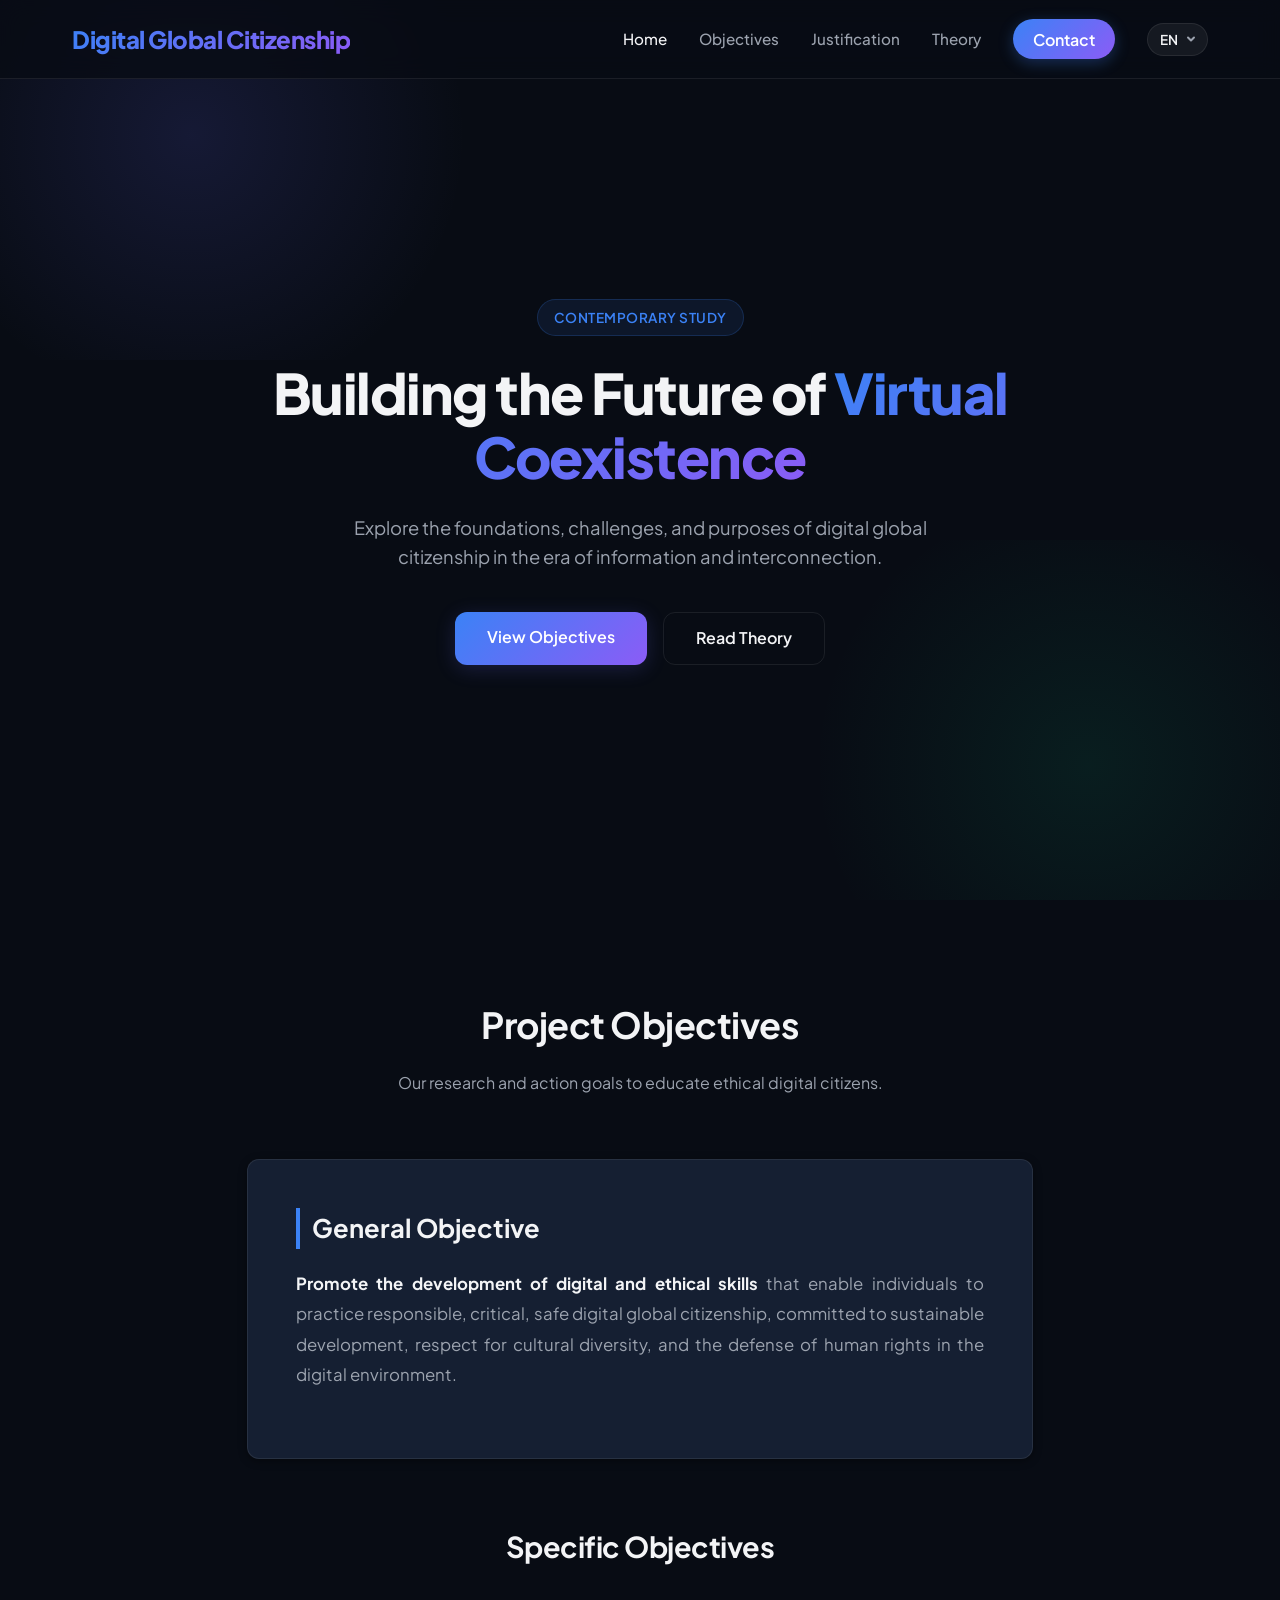
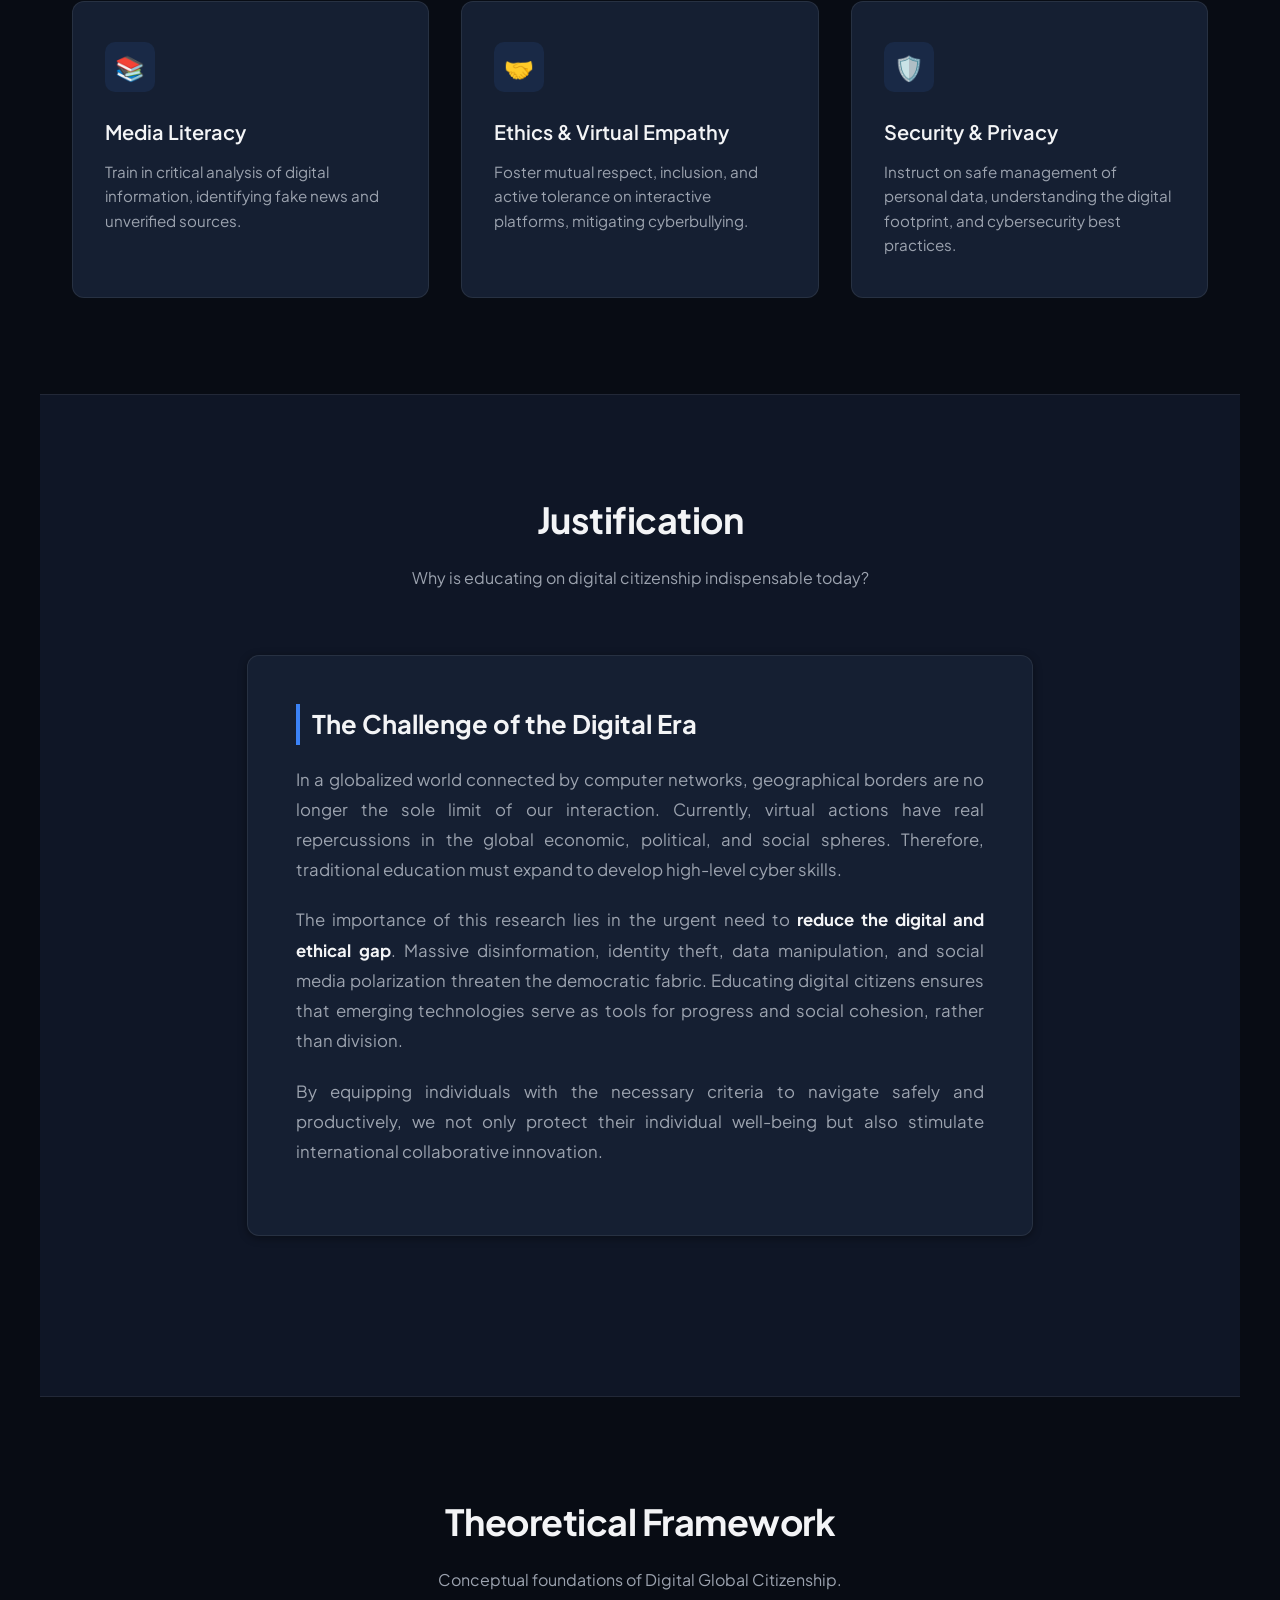
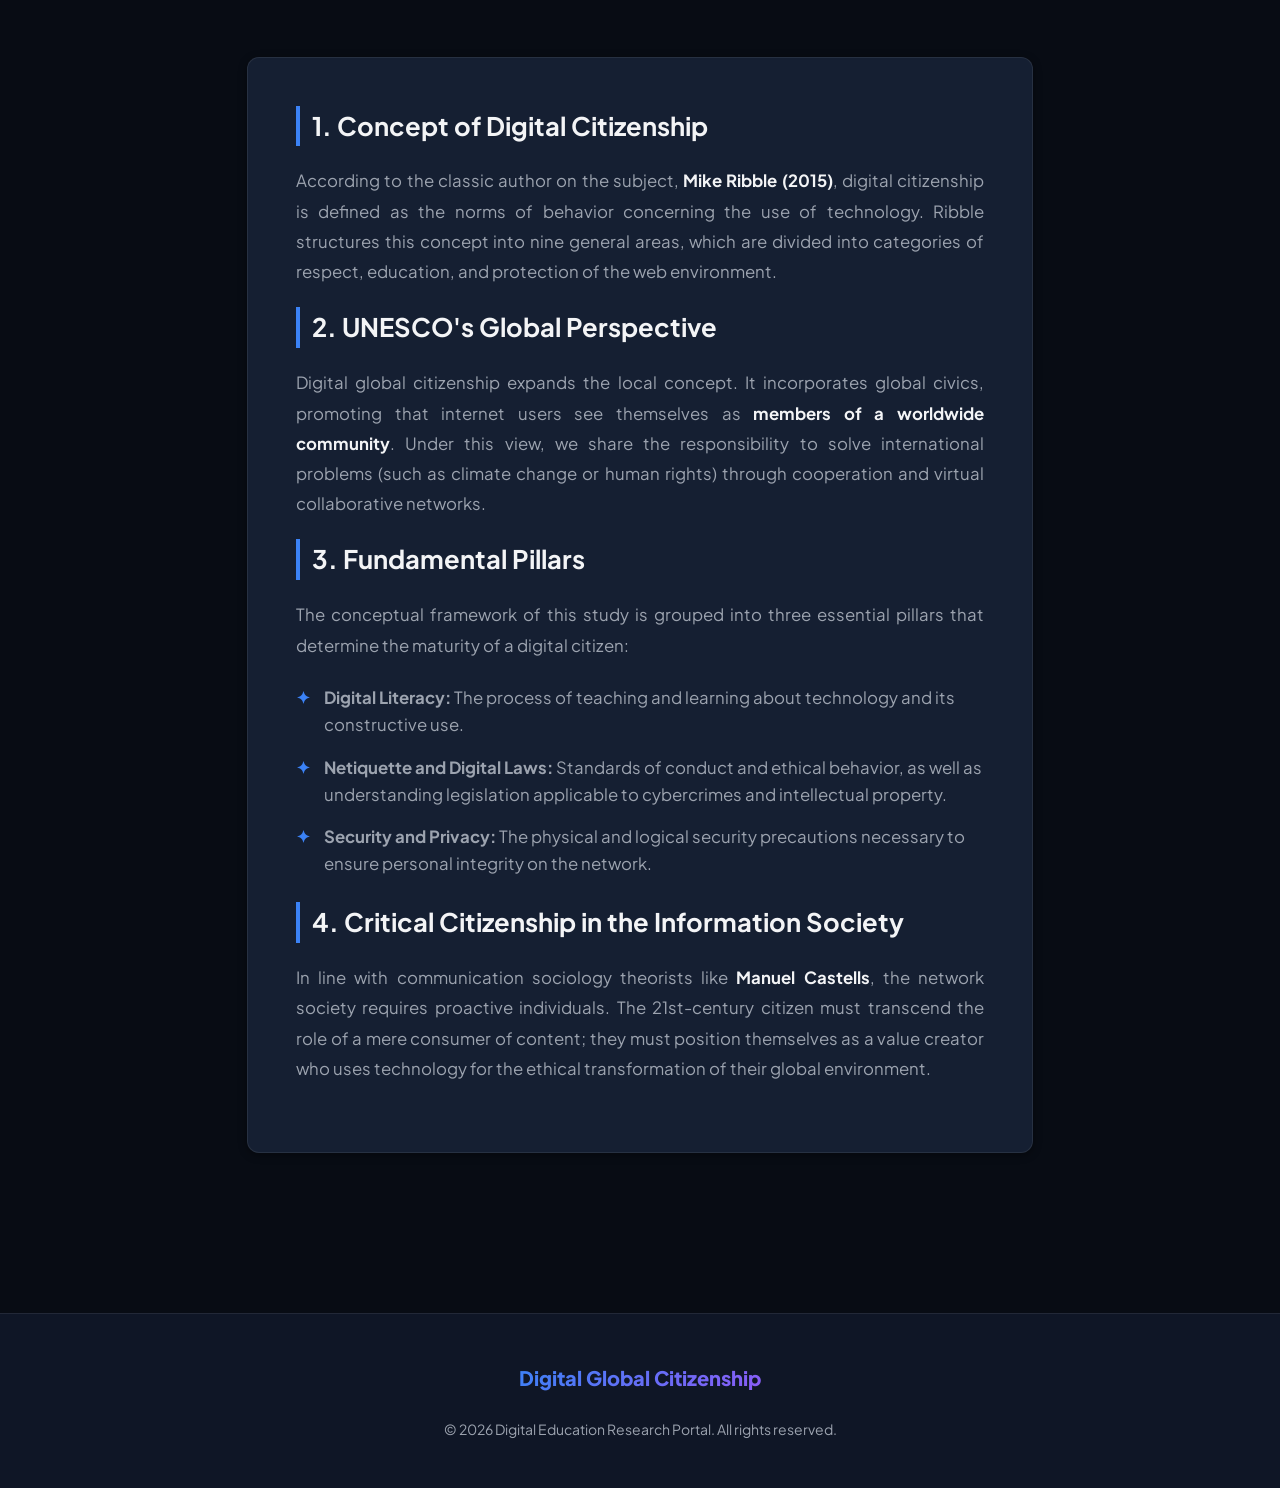
<file: index.html>
<!DOCTYPE html>
<html lang="es">
<head>
    <meta charset="UTF-8">
    <meta name="viewport" content="width=device-width, initial-scale=1.0">
    <meta name="description" content="Portal educativo e investigativo sobre la Ciudadanía Global Digital. Objetivos, justificación y marco teórico.">
    <title>Ciudadanía Global Digital - Investigación y Educación</title>
    <link rel="stylesheet" href="estilos/estilos.css">
    <script src="js/traduccion.js" defer></script>
</head>
<body>

    <!-- Header & Navigation -->
    <header>
        <div class="nav-container">
            <div class="logo" id="header-logo" data-i18n="header-logo">Ciudadanía Global Digital</div>
            <ul class="nav-menu">
                <li><a href="#" class="nav-link active" data-i18n="nav-home">Inicio</a></li>
                <li><a href="#objetivos" class="nav-link" data-i18n="nav-objectives">Objetivos</a></li>
                <li><a href="#justificacion" class="nav-link" data-i18n="nav-justification">Justificación</a></li>
                <li><a href="#marco-teorico" class="nav-link" data-i18n="nav-theory">Marco Teórico</a></li>
                <li><a href="paginas/contacto.html" class="nav-btn" id="nav-contact-btn" data-i18n="nav-contact">Contacto</a></li>
                <li class="lang-selector-container">
                    <select class="lang-selector" onchange="setLanguage(this.value)" aria-label="Seleccionar idioma">
                        <option value="es">ES</option>
                        <option value="en">EN</option>
                        <option value="it">IT</option>
                    </select>
                </li>
            </ul>
        </div>
    </header>

    <!-- Hero Section -->
    <section class="hero">
        <div class="hero-content">
            <span class="hero-badge" data-i18n="hero-badge">Estudio Contemporáneo</span>
            <h1 class="hero-title" id="main-title" data-i18n="hero-title">Construyendo el Futuro de la <span>Convivencia Virtual</span></h1>
            <p class="hero-description" data-i18n="hero-description">Explora los fundamentos, desafíos y propósitos de la ciudadanía global digital en la era de la información e interconexión.</p>
            <div class="hero-actions">
                <a href="#objetivos" class="btn btn-primary" id="hero-primary-btn" data-i18n="hero-primary-btn">Ver Objetivos</a>
                <a href="#marco-teorico" class="btn btn-outline" id="hero-secondary-btn" data-i18n="hero-secondary-btn">Leer Marco Teórico</a>
            </div>
        </div>
    </section>

    <!-- Objetivos Section -->
    <section class="services" id="objetivos">
        <div class="section-header">
            <h2 class="section-title" data-i18n="obj-title">Objetivos del Proyecto</h2>
            <p class="section-subtitle" data-i18n="obj-subtitle">Nuestras metas de investigación y acción para formar ciudadanos digitales éticos.</p>
        </div>

        <!-- Objetivo General in a highlighted container -->
        <div class="section-content">
            <div class="text-block" id="general-objective-block">
                <h3 data-i18n="obj-gen-title">Objetivo General</h3>
                <p data-i18n="obj-gen-desc"><strong>Promover el desarrollo de competencias digitales y éticas</strong> que permitan a las personas ejercer una ciudadanía global digital responsable, crítica, segura y comprometida con el desarrollo sostenible, el respeto a la diversidad cultural y la defensa de los derechos humanos en el entorno digital.</p>
            </div>
        </div>

        <!-- Objetivos Específicos using the Card Grid -->
        <div class="section-header" style="margin-top: 4rem; margin-bottom: 2rem;">
            <h3 class="section-title" style="font-size: 1.8rem;" data-i18n="obj-spec-title">Objetivos Específicos</h3>
        </div>
        <div class="grid">
            <!-- Card 1 -->
            <div class="card" id="card-obj-1">
                <div class="card-icon">📚</div>
                <h3 class="card-title" data-i18n="card1-title">Alfabetización Mediática</h3>
                <p class="card-description" data-i18n="card1-desc">Capacitar en el análisis crítico frente a la información digital, identificando noticias falsas (fake news) y fuentes no verificadas.</p>
            </div>
            <!-- Card 2 -->
            <div class="card" id="card-obj-2">
                <div class="card-icon">🤝</div>
                <h3 class="card-title" data-i18n="card2-title">Ética y Empatía Virtual</h3>
                <p class="card-description" data-i18n="card2-desc">Fomentar el respeto mutuo, la inclusión y la tolerancia activa en plataformas interactivas, mitigando el ciberacoso.</p>
            </div>
            <!-- Card 3 -->
            <div class="card" id="card-obj-3">
                <div class="card-icon">🛡️</div>
                <h3 class="card-title" data-i18n="card3-title">Seguridad y Privacidad</h3>
                <p class="card-description" data-i18n="card3-desc">Instruir sobre la gestión segura de datos personales, el entendimiento de la huella digital y buenas prácticas de ciberseguridad.</p>
            </div>
        </div>
    </section>

    <!-- Justificación Section -->
    <section class="services" id="justificacion" style="background: var(--bg-secondary); border-top: 1px solid var(--border-color); border-bottom: 1px solid var(--border-color);">
        <div class="section-header">
            <h2 class="section-title" data-i18n="just-title">Justificación</h2>
            <p class="section-subtitle" data-i18n="just-subtitle">¿Por qué es indispensable educar en ciudadanía digital hoy en día?</p>
        </div>
        
        <div class="section-content">
            <div class="text-block" id="justificacion-block">
                <h3 data-i18n="just-heading">El Desafío de la Era Digital</h3>
                <p data-i18n="just-p1">En un mundo globalizado y conectado por redes informáticas, las fronteras geográficas han dejado de ser el único límite de nuestra interacción. Actualmente, las acciones virtuales tienen repercusiones reales en el ámbito económico, político y social global. Por ello, la educación tradicional debe expandirse hacia la formación de competencias cibernéticas de alto nivel.</p>
                <p data-i18n="just-p2">La importancia de esta investigación radica en la urgente necesidad de <strong>reducir la brecha digital y ética</strong>. La desinformación masiva, el robo de identidad, la manipulación de datos y la polarización en redes sociales amenazan el tejido democrático. Formar ciudadanos digitales garantiza que las tecnologías emergentes sirvan como herramientas de progreso y cohesión social, en lugar de división.</p>
                <p data-i18n="just-p3">Al dotar a las personas con el criterio necesario para navegar de forma segura y productiva, no solo protegemos su bienestar individual, sino que también estimulamos la innovación colaborativa internacional.</p>
            </div>
        </div>
    </section>

    <!-- Marco Teórico Section -->
    <section class="services" id="marco-teorico">
        <div class="section-header">
            <h2 class="section-title" data-i18n="theory-title">Marco Teórico</h2>
            <p class="section-subtitle" data-i18n="theory-subtitle">Fundamentos conceptuales de la Ciudadanía Global Digital.</p>
        </div>
        
        <div class="section-content">
            <div class="text-block" id="marco-teorico-block">
                <h3 data-i18n="theory-t1">1. Concepto de Ciudadanía Digital</h3>
                <p data-i18n="theory-p1">Según el autor clásico en la materia, <strong>Mike Ribble (2015)</strong>, la ciudadanía digital se define como las normas de comportamiento que conciernen al uso de la tecnología. Ribble estructura este concepto en nueve áreas generales, las cuales se dividen en categorías de respeto, educación y protección del entorno web.</p>
                
                <h3 data-i18n="theory-t2">2. La Perspectiva Global de la UNESCO</h3>
                <p data-i18n="theory-p2">La ciudadanía global digital expande el concepto local. Incorpora el civismo global, promoviendo que los usuarios de internet se asuman como <strong>miembros de una comunidad mundial</strong>. Bajo esta mirada, compartimos la responsabilidad de resolver problemas de carácter internacional (como el cambio climático o los derechos humanos) mediante la cooperación y redes virtuales de colaboración.</p>

                <h3 data-i18n="theory-t3">3. Pilares Fundamentales</h3>
                <p data-i18n="theory-p3">El marco conceptual de este estudio se agrupa en tres pilares esenciales que determinan la madurez de un ciudadano digital:</p>
                <ul class="list-styled">
                    <li data-i18n="pilar1"><strong>Alfabetización Digital:</strong> El proceso de enseñanza y aprendizaje acerca de la tecnología y su utilización de forma constructiva.</li>
                    <li data-i18n="pilar2"><strong>Netiqueta y Leyes Digitales:</strong> Los estándares de conducta y comportamiento ético, así como la comprensión de la legislación aplicable a delitos cibernéticos y propiedad intelectual.</li>
                    <li data-i18n="pilar3"><strong>Seguridad y Privacidad:</strong> Las precauciones de seguridad física y lógica necesarias para garantizar la integridad personal en la red.</li>
                </ul>

                <h3 data-i18n="theory-t4">4. Ciudadanía Crítica en la Sociedad de la Información</h3>
                <p data-i18n="theory-p4">En consonancia con teóricos de la sociología de la comunicación como <strong>Manuel Castells</strong>, la sociedad red requiere de individuos proactivos. El ciudadano del siglo XXI debe trascender el rol de mero consumidor de contenidos; debe posicionarse como un creador de valor que utiliza la tecnología para la transformación ética de su entorno global.</p>
            </div>
        </div>
    </section>

    <!-- Footer -->
    <footer>
        <div class="footer-content">
            <div class="footer-logo" id="footer-logo" data-i18n="header-logo">Ciudadanía Global Digital</div>
            <p class="footer-text" data-i18n="footer-text">© 2026 Portal de Investigación en Educación Digital. Todos los derechos reservados.</p>
        </div>
    </footer>

</body>
</html>
</file>
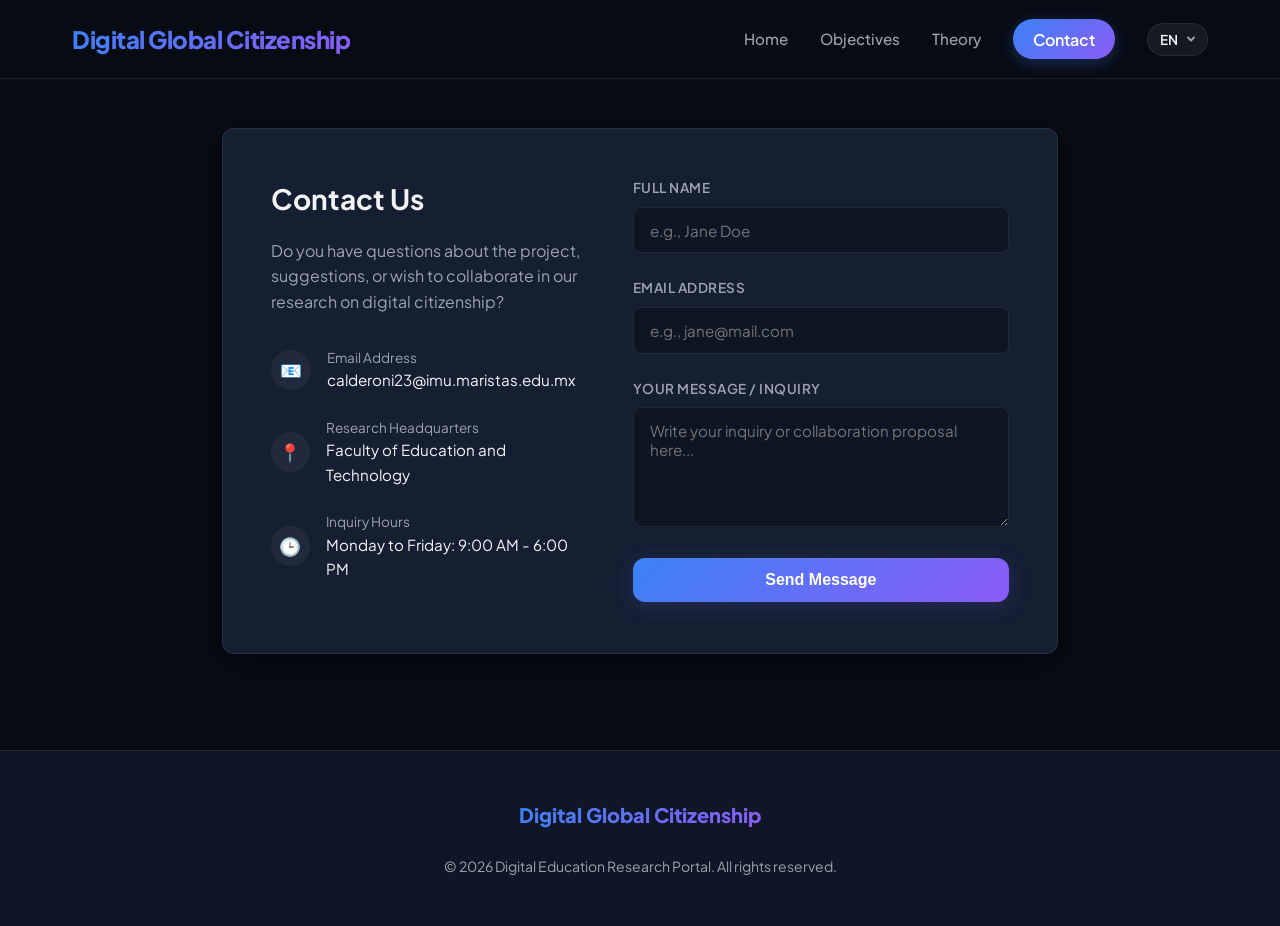
<file: paginas/contacto.html>
<!DOCTYPE html>
<html lang="es">
<head>
    <meta charset="UTF-8">
    <meta name="viewport" content="width=device-width, initial-scale=1.0">
    <meta name="description" content="Ponte en contacto con el equipo de investigación del portal de Ciudadanía Global Digital.">
    <title>Contacto - Ciudadanía Global Digital</title>
    <link rel="stylesheet" href="../estilos/estilos.css">
    <script src="../js/traduccion.js" defer></script>
</head>
<body>

    <!-- Header & Navigation -->
    <header>
        <div class="nav-container">
            <div class="logo" id="header-logo" data-i18n="header-logo">Ciudadanía Global Digital</div>
            <ul class="nav-menu">
                <li><a href="../index.html" class="nav-link" data-i18n="nav-home">Inicio</a></li>
                <li><a href="../index.html#objetivos" class="nav-link" data-i18n="nav-objectives">Objetivos</a></li>
                <li><a href="../index.html#marco-teorico" class="nav-link" data-i18n="nav-theory">Marco Teórico</a></li>
                <li><a href="#" class="nav-btn active" id="nav-contact-btn" data-i18n="nav-contact">Contacto</a></li>
                <li class="lang-selector-container">
                    <select class="lang-selector" onchange="setLanguage(this.value)" aria-label="Select language">
                        <option value="es">ES</option>
                        <option value="en">EN</option>
                        <option value="it">IT</option>
                    </select>
                </li>
            </ul>
        </div>
    </header>

    <!-- Contact Section -->
    <main class="contact-container">
        <div class="contact-wrapper">
            <!-- Contact Info -->
            <div class="contact-info">
                <h2 id="contact-heading" data-i18n="contact-heading">Contacto</h2>
                <p data-i18n="contact-sub">¿Tienes dudas sobre el proyecto, sugerencias o deseas colaborar en nuestra investigación sobre ciudadanía digital?</p>
                
                <div class="info-item">
                    <div class="info-icon">📧</div>
                    <div class="info-text">
                        <span data-i18n="contact-email-span">Correo Electrónico</span>
                        calderoni23@imu.maristas.edu.mx
                    </div>
                </div>

                <div class="info-item">
                    <div class="info-icon">📍</div>
                    <div class="info-text">
                        <span data-i18n="contact-loc-span">Sede de Investigación</span>
                        <div style="display:inline;" data-i18n="contact-loc-val">Instituto Morelos Uruapán</div>
                    </div>
                </div>

                <div class="info-item">
                    <div class="info-icon">🕒</div>
                    <div class="info-text">
                        <span data-i18n="contact-hours-span">Horario de Consultas</span>
                        <div style="display:inline;" data-i18n="contact-hours-val">Lunes a Viernes: 9:00 p.m. - 10:00 a.m.</div>
                    </div>
                </div>
            </div>

            <!-- Contact Form -->
            <div class="contact-form-container">
                <div class="alert" id="success-alert" data-i18n="alert-success">
                    ✓ ¡Mensaje enviado con éxito! Nos comunicaremos contigo pronto.
                </div>

                <form id="contact-form" onsubmit="handleFormSubmit(event)">
                    <div class="form-group">
                        <label for="name-input" class="form-label" data-i18n="label-name">Nombre Completo</label>
                        <input type="text" id="name-input" class="form-control" data-i18n="placeholder-name" placeholder="Ej. Ana Gómez" required>
                    </div>

                    <div class="form-group">
                        <label for="email-input" class="form-label" data-i18n="label-email">Correo Electrónico</label>
                        <input type="email" id="email-input" class="form-control" data-i18n="placeholder-email" placeholder="Ej. ana@correo.com" required>
                    </div>

                    <div class="form-group">
                        <label for="message-input" class="form-label" data-i18n="label-msg">Tu Mensaje / Consulta</label>
                        <textarea id="message-input" class="form-control" data-i18n="placeholder-msg" placeholder="Escribe aquí tu consulta o propuesta de colaboración..." required></textarea>
                    </div>

                    <button type="submit" class="btn btn-primary" style="width: 100%;" id="form-submit-btn" data-i18n="btn-submit">Enviar Mensaje</button>
                </form>
            </div>
        </div>
    </main>

    <!-- Footer -->
    <footer>
        <div class="footer-content">
            <div class="footer-logo" id="footer-logo" data-i18n="header-logo">Ciudadanía Global Digital</div>
            <p class="footer-text" data-i18n="footer-text">© 2026 Portal de Investigación en Educación Digital. Todos los derechos reservados.</p>
        </div>
    </footer>

    <!-- Form Logic -->
    <script>
        function handleFormSubmit(event) {
            event.preventDefault();
            
            // Get form and inputs
            const form = document.getElementById('contact-form');
            const alert = document.getElementById('success-alert');
            
            // Show alert
            alert.style.display = 'block';
            
            // Clear inputs
            form.reset();

            // Hide alert after 5 seconds
            setTimeout(() => {
                alert.style.display = 'none';
            }, 5000);
        }
    </script>
</body>
</html>
</file>
<file: estilos/estilos.css>
/* Modern Professional Design System */
@import url('https://fonts.googleapis.com/css2?family=Plus+Jakarta+Sans:wght@300;400;500;600;700;800&display=swap');

:root {
    --bg-primary: #080C14;
    --bg-secondary: #0F1626;
    --bg-card: #151F32;
    --primary: #3B82F6;
    --primary-hover: #2563EB;
    --secondary: #8B5CF6;
    --accent: #10B981;
    --text-main: #F3F4F6;
    --text-muted: #9CA3AF;
    --text-dark: #4B5563;
    --border-color: rgba(255, 255, 255, 0.08);
    --border-hover: rgba(255, 255, 255, 0.15);
    --font-family: 'Plus Jakarta Sans', -apple-system, BlinkMacSystemFont, "Segoe UI", Roboto, sans-serif;
    --shadow-sm: 0 2px 8px rgba(0, 0, 0, 0.4);
    --shadow-md: 0 8px 30px rgba(0, 0, 0, 0.5);
    --transition: all 0.3s cubic-bezier(0.4, 0, 0.2, 1);
    --border-radius: 12px;
}

/* Base Styles */
* {
    margin: 0;
    padding: 0;
    box-sizing: border-box;
}

body {
    background-color: var(--bg-primary);
    color: var(--text-main);
    font-family: var(--font-family);
    line-height: 1.6;
    overflow-x: hidden;
}

a {
    color: inherit;
    text-decoration: none;
    transition: var(--transition);
}

/* Header & Navigation */
header {
    background: rgba(8, 12, 20, 0.8);
    backdrop-filter: blur(12px);
    -webkit-backdrop-filter: blur(12px);
    border-bottom: 1px solid var(--border-color);
    position: fixed;
    width: 100%;
    top: 0;
    z-index: 1000;
}

.nav-container {
    max-width: 1200px;
    margin: 0 auto;
    display: flex;
    justify-content: flex-end;
    align-items: center;
    padding: 1.25rem 2rem;
}

.logo {
    font-weight: 800;
    font-size: 1.5rem;
    background: linear-gradient(135deg, var(--primary), var(--secondary));
    -webkit-background-clip: text;
    -webkit-text-fill-color: transparent;
    margin-right: auto;
    letter-spacing: -0.5px;
}

.nav-menu {
    display: flex;
    gap: 2rem;
    list-style: none;
    align-items: center;
}

.nav-link {
    font-weight: 500;
    font-size: 0.95rem;
    color: var(--text-muted);
}

.nav-link:hover, .nav-link.active {
    color: var(--text-main);
}

.nav-btn {
    background: linear-gradient(135deg, var(--primary), var(--secondary));
    color: #fff;
    padding: 0.6rem 1.25rem;
    border-radius: 30px;
    font-weight: 600;
    box-shadow: 0 4px 15px rgba(59, 130, 246, 0.3);
}

.nav-btn:hover {
    transform: translateY(-2px);
    box-shadow: 0 6px 20px rgba(59, 130, 246, 0.4);
}

/* Hero Section */
.hero {
    min-height: 100vh;
    display: flex;
    align-items: center;
    justify-content: center;
    padding: 8rem 2rem 4rem 2rem;
    position: relative;
    overflow: hidden;
}

.hero::before {
    content: '';
    position: absolute;
    top: -10%;
    left: -10%;
    width: 50%;
    height: 50%;
    background: radial-gradient(circle, rgba(99, 102, 241, 0.15) 0%, transparent 70%);
    z-index: 1;
}

.hero::after {
    content: '';
    position: absolute;
    bottom: -10%;
    right: -10%;
    width: 50%;
    height: 50%;
    background: radial-gradient(circle, rgba(16, 185, 129, 0.1) 0%, transparent 70%);
    z-index: 1;
}

.hero-content {
    max-width: 800px;
    text-align: center;
    position: relative;
    z-index: 2;
}

.hero-badge {
    background: rgba(59, 130, 246, 0.1);
    border: 1px solid rgba(59, 130, 246, 0.2);
    color: var(--primary);
    padding: 0.4rem 1rem;
    border-radius: 30px;
    font-size: 0.85rem;
    font-weight: 600;
    display: inline-block;
    margin-bottom: 1.5rem;
    letter-spacing: 0.5px;
    text-transform: uppercase;
}

.hero-title {
    font-size: 3.5rem;
    font-weight: 800;
    line-height: 1.15;
    margin-bottom: 1.5rem;
    letter-spacing: -1.5px;
}

@media (max-width: 768px) {
    .hero-title {
        font-size: 2.5rem;
    }
}

.hero-title span {
    background: linear-gradient(135deg, var(--primary), var(--secondary));
    -webkit-background-clip: text;
    -webkit-text-fill-color: transparent;
}

.hero-description {
    font-size: 1.15rem;
    color: var(--text-muted);
    margin-bottom: 2.5rem;
    max-width: 600px;
    margin-left: auto;
    margin-right: auto;
}

.hero-actions {
    display: flex;
    gap: 1rem;
    justify-content: center;
}

/* Buttons */
.btn {
    display: inline-block;
    padding: 0.8rem 2rem;
    border-radius: var(--border-radius);
    font-weight: 600;
    font-size: 1rem;
    cursor: pointer;
    border: none;
    transition: var(--transition);
}

.btn-primary {
    background: linear-gradient(135deg, var(--primary), var(--secondary));
    color: #fff;
    box-shadow: 0 4px 20px rgba(99, 102, 241, 0.2);
}

.btn-primary:hover {
    transform: translateY(-2px);
    box-shadow: 0 6px 25px rgba(99, 102, 241, 0.35);
}

.btn-outline {
    background: transparent;
    border: 1px solid var(--border-color);
    color: var(--text-main);
}

.btn-outline:hover {
    background: rgba(255, 255, 255, 0.03);
    border-color: var(--border-hover);
    transform: translateY(-2px);
}

/* Features/Services Section */
.services {
    max-width: 1200px;
    margin: 0 auto;
    padding: 6rem 2rem;
}

.section-header {
    text-align: center;
    margin-bottom: 4rem;
}

.section-title {
    font-size: 2.25rem;
    font-weight: 700;
    margin-bottom: 1rem;
    letter-spacing: -0.5px;
}

.section-subtitle {
    color: var(--text-muted);
    max-width: 500px;
    margin: 0 auto;
}

.grid {
    display: grid;
    grid-template-columns: repeat(auto-fit, minmax(300px, 1fr));
    gap: 2rem;
}

.card {
    background: var(--bg-card);
    border: 1px solid var(--border-color);
    padding: 2.5rem 2rem;
    border-radius: var(--border-radius);
    transition: var(--transition);
    position: relative;
    overflow: hidden;
}

.card::before {
    content: '';
    position: absolute;
    top: 0;
    left: 0;
    width: 100%;
    height: 100%;
    background: linear-gradient(135deg, rgba(59, 130, 246, 0.05), rgba(139, 92, 246, 0.05));
    opacity: 0;
    transition: var(--transition);
}

.card:hover {
    transform: translateY(-5px);
    border-color: rgba(99, 102, 241, 0.3);
    box-shadow: var(--shadow-md);
}

.card:hover::before {
    opacity: 1;
}

.card-icon {
    width: 50px;
    height: 50px;
    border-radius: 10px;
    background: rgba(59, 130, 246, 0.1);
    color: var(--primary);
    display: flex;
    align-items: center;
    justify-content: center;
    font-size: 1.5rem;
    margin-bottom: 1.5rem;
    font-weight: bold;
    position: relative;
    z-index: 2;
}

.card-title {
    font-size: 1.25rem;
    font-weight: 600;
    margin-bottom: 0.75rem;
    position: relative;
    z-index: 2;
}

.card-description {
    color: var(--text-muted);
    font-size: 0.95rem;
    position: relative;
    z-index: 2;
}

/* Contact Page Styles */
.contact-container {
    max-width: 900px;
    margin: 0 auto;
    padding: 8rem 2rem 6rem 2rem;
}

.contact-wrapper {
    display: grid;
    grid-template-columns: 1fr 1.2fr;
    gap: 3rem;
    background: var(--bg-card);
    border: 1px solid var(--border-color);
    border-radius: var(--border-radius);
    padding: 3rem;
    box-shadow: var(--shadow-md);
}

@media (max-width: 768px) {
    .contact-wrapper {
        grid-template-columns: 1fr;
        padding: 2rem;
        gap: 2rem;
    }
}

.contact-info h2 {
    font-size: 1.75rem;
    font-weight: 700;
    margin-bottom: 1rem;
}

.contact-info p {
    color: var(--text-muted);
    margin-bottom: 2rem;
}

.info-item {
    display: flex;
    align-items: center;
    gap: 1rem;
    margin-bottom: 1.5rem;
}

.info-icon {
    width: 40px;
    height: 40px;
    border-radius: 50%;
    background: rgba(255, 255, 255, 0.05);
    display: flex;
    align-items: center;
    justify-content: center;
    color: var(--primary);
    font-size: 1.1rem;
}

.info-text {
    font-size: 0.95rem;
}

.info-text span {
    display: block;
    color: var(--text-muted);
    font-size: 0.85rem;
}

/* Forms */
.form-group {
    margin-bottom: 1.5rem;
}

.form-label {
    display: block;
    font-size: 0.85rem;
    font-weight: 600;
    margin-bottom: 0.5rem;
    color: var(--text-muted);
    text-transform: uppercase;
    letter-spacing: 0.5px;
}

.form-control {
    width: 100%;
    background: rgba(8, 12, 20, 0.5);
    border: 1px solid var(--border-color);
    border-radius: 8px;
    padding: 0.8rem 1rem;
    color: var(--text-main);
    font-family: var(--font-family);
    font-size: 0.95rem;
    transition: var(--transition);
}

.form-control:focus {
    outline: none;
    border-color: var(--primary);
    box-shadow: 0 0 0 3px rgba(59, 130, 246, 0.15);
}

textarea.form-control {
    resize: vertical;
    min-height: 120px;
}

/* Alert Notification */
.alert {
    background: rgba(16, 185, 129, 0.1);
    border: 1px solid rgba(16, 185, 129, 0.2);
    color: var(--accent);
    padding: 1rem;
    border-radius: 8px;
    margin-bottom: 1.5rem;
    display: none;
    font-weight: 500;
    animation: fadeIn 0.4s ease;
}

@keyframes fadeIn {
    from { opacity: 0; transform: translateY(-10px); }
    to { opacity: 1; transform: translateY(0); }
}

/* Footer */
footer {
    border-top: 1px solid var(--border-color);
    background: var(--bg-secondary);
    padding: 3rem 2rem;
    text-align: center;
}

.footer-content {
    max-width: 1200px;
    margin: 0 auto;
    display: flex;
    flex-direction: column;
    align-items: center;
    gap: 1.5rem;
}

.footer-logo {
    font-weight: 800;
    font-size: 1.25rem;
    background: linear-gradient(135deg, var(--primary), var(--secondary));
    -webkit-background-clip: text;
    -webkit-text-fill-color: transparent;
}

.footer-text {
    font-size: 0.875rem;
    color: var(--text-muted);
}

/* Content & Academic Sections */
.section-content {
    max-width: 850px;
    margin: 0 auto 4rem auto;
    padding: 0 2rem;
}

.text-block {
    background: var(--bg-card);
    border: 1px solid var(--border-color);
    padding: 3rem;
    border-radius: var(--border-radius);
    margin-bottom: 2.5rem;
    box-shadow: var(--shadow-sm);
}

.text-block p {
    color: var(--text-muted);
    font-size: 1.05rem;
    line-height: 1.8;
    margin-bottom: 1.25rem;
    text-align: justify;
}

.text-block p strong {
    color: var(--text-main);
}

.text-block h3 {
    font-size: 1.6rem;
    font-weight: 700;
    margin-bottom: 1.25rem;
    color: var(--text-main);
    border-left: 4px solid var(--primary);
    padding-left: 0.75rem;
}

.text-block h4 {
    font-size: 1.25rem;
    font-weight: 600;
    margin-top: 2rem;
    margin-bottom: 0.75rem;
    color: var(--secondary);
}

.list-styled {
    list-style-type: none;
    margin: 1.5rem 0;
}

.list-styled li {
    position: relative;
    padding-left: 1.75rem;
    margin-bottom: 1rem;
    color: var(--text-muted);
    font-size: 1.05rem;
    line-height: 1.6;
}

.list-styled li::before {
    content: "✦";
    position: absolute;
    left: 0;
    color: var(--primary);
    font-weight: bold;
}

/* Language Selector styling */
.lang-selector-container {
    display: inline-flex;
    align-items: center;
}

.lang-selector {
    background: rgba(255, 255, 255, 0.06);
    border: 1px solid var(--border-color);
    color: var(--text-main);
    padding: 0.45rem 1.8rem 0.45rem 0.75rem;
    border-radius: 20px;
    font-family: var(--font-family);
    font-size: 0.85rem;
    font-weight: 600;
    cursor: pointer;
    outline: none;
    transition: var(--transition);
    appearance: none;
    -webkit-appearance: none;
    -moz-appearance: none;
    background-image: url("data:image/svg+xml;charset=utf-8,%3Csvg xmlns='http://www.w3.org/2000/svg' width='12' height='12' fill='none' stroke='%239CA3AF' stroke-width='2' stroke-linecap='round' stroke-linejoin='round' class='feather feather-chevron-down'%3E%3Cpath d='m3 4.5 3 3 3-3'/%3E%3C/svg%3E");
    background-repeat: no-repeat;
    background-position: right 0.65rem center;
}

.lang-selector:hover {
    background-color: rgba(255, 255, 255, 0.12);
    border-color: var(--border-hover);
}

.lang-selector:focus {
    border-color: var(--primary);
    box-shadow: 0 0 0 3px rgba(59, 130, 246, 0.15);
}

.lang-selector option {
    background: var(--bg-secondary);
    color: var(--text-main);
}
</file>
